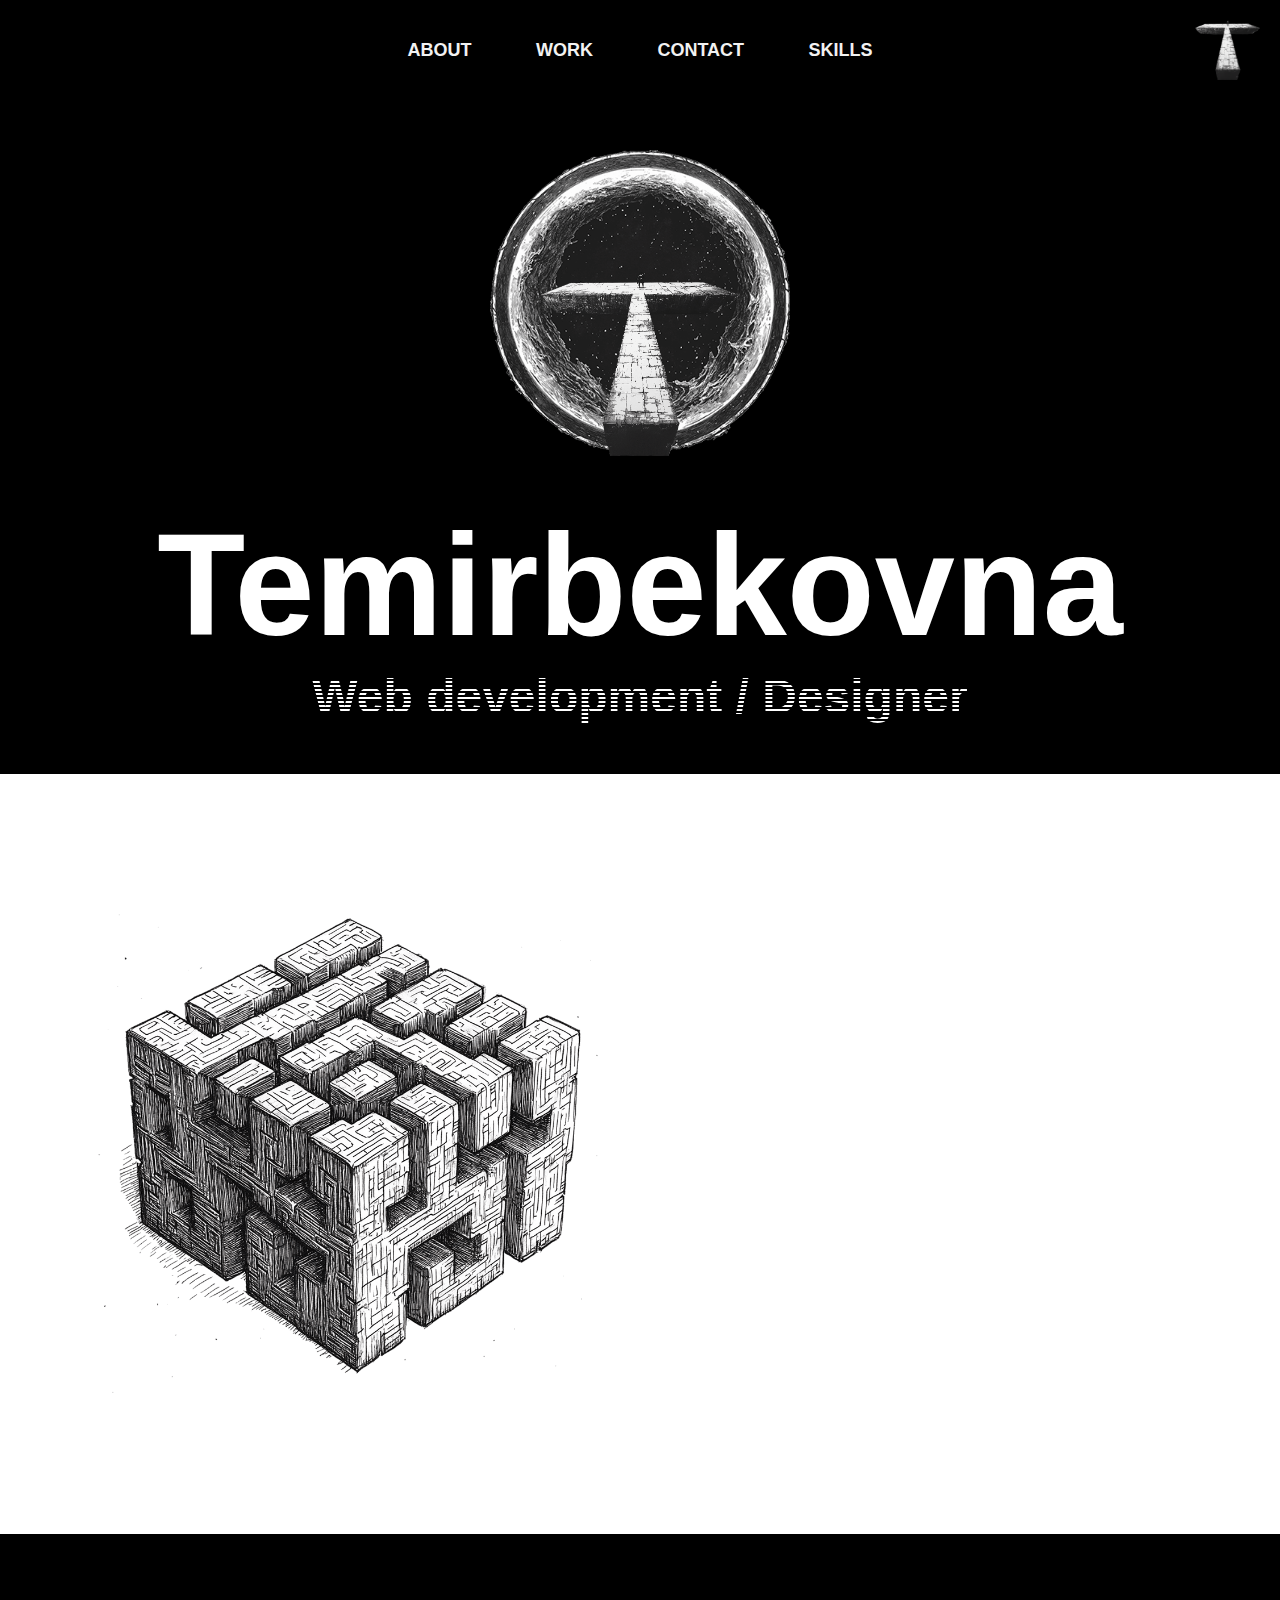
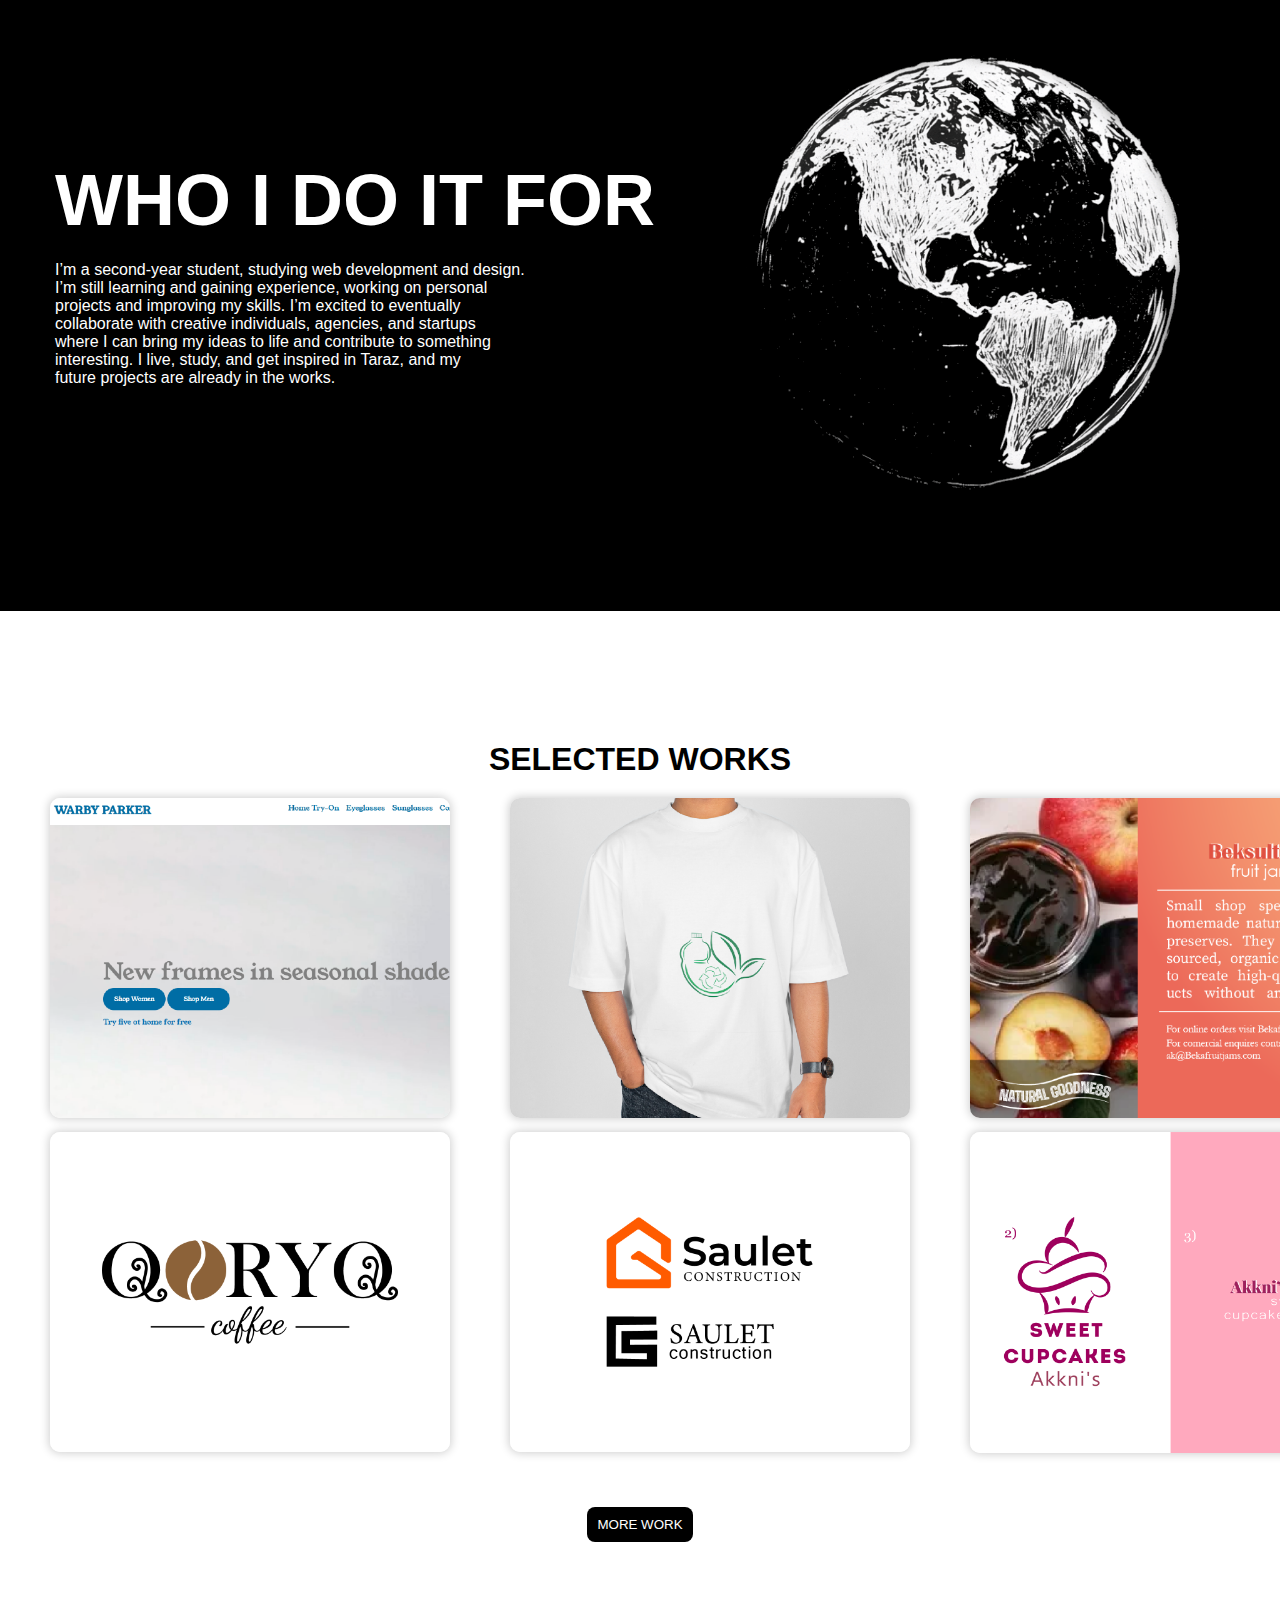
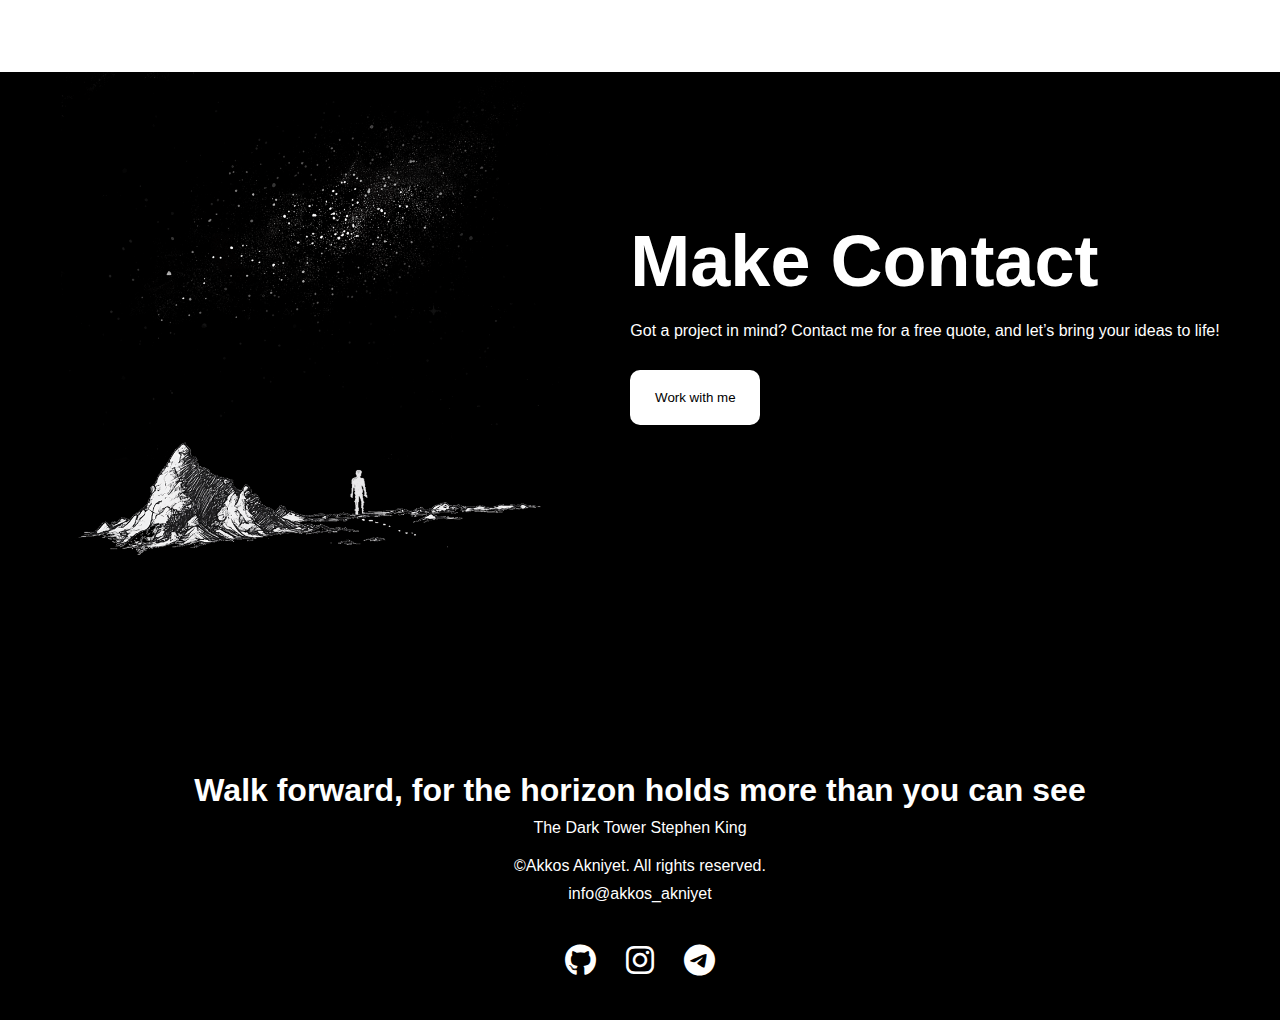
<file: index.html>
<!DOCTYPE html>
<html lang="en">

<head>
  <meta charset="UTF-8">
  <meta name="viewport" content="width=device-width, initial-scale=1.0">
  <title>Document</title>
  <link rel="stylesheet" href="style.css">
  <link rel="stylesheet" href="https://cdnjs.cloudflare.com/ajax/libs/font-awesome/6.5.0/css/all.min.css">

</head>

<body>
  <div class="header">
    
    
    <div class="menu-container">
    <div class="another">  <a href="about.html" class="menu-link">ABOUT</a>
      <a href="work.html" class="menu-link">WORK</a>
 
      <a href="contact.html" class="menu-link">CONTACT</a>
      <a href="skills.html" class="menu-link">SKILLS</a></div>

<a href="index.html">  <img src="images/hero-t-spaceman.png" alt="T Logo" class="logo-top-right" id="logo" />
</a>
  <main style="height: 50px; background: #111;"></main>

  <script>
    const logo = document.getElementById("logo");
    window.addEventListener("scroll", () => {
      if (window.scrollY > 50) {
        logo.style.opacity = "0";
        logo.style.pointerEvents = "none";
      } else {
        logo.style.opacity = "1";
        logo.style.pointerEvents = "auto";
      }
    });
  </script>   
   </div>
    
    <section>
      <div class="container">
        <img class="o" src="./images/black-hole-sun-compressed.png" alt="">
        <img class="t" src="./images/hero-t-spaceman.png" alt="">
      </div>
      <div class="inter">
        <h1>Temirbekovna</h1>
        <h1 class="striped">Web development / Designer</h1>
      </div>
    </section>
  </div>
  <main>
    <div class="cube">
      <img class="puzzle-cube" src="./images/puzzle-cube-resized.png" alt="">
      <div class="text-cube">
        <h1 class="what">WHAT I DO</h1>
        <p style="margin-bottom: 20px;">I craft modern, high-quality websites that look great and work flawlessly. <br> Whether it’s a landing page
          or a
          full
          product interface — I bring both <br> design and development together for a seamless experience. <br>

          What does “high-quality” mean to me? Three things:</p>
        <p>1.<b>Design-Driven</b> — I care deeply about layout, typography, spacing, <br> and visual balance. Every
          detail is
          intentional. <br>
          <br><br>

          2.<b>Built Right</b> — Clean HTML, CSS, and JavaScript. Responsive, <br> accessible, and fast — following best
          practices
          from
          the first line of code. <br>
          <br><br>

          3. <b>User-Focused</b> — It’s not just about looking good. I design and build <br> with the end user in mind —
          simple,
          intuitive, and easy to use.
   <br><br>
        </p>
      <a href="about.html">  <button class="read-more">READ MORE</button></a>
      </div>
    </div>

  </main>
  <div class="global">
    <div class="text-who">
      <h1 class="who">WHO I DO IT FOR</h1>
      <p>I’m a second-year student, studying web development and design. <br> I’m still learning and gaining experience,
        working on personal <br> projects and improving my skills.

        I’m excited to eventually <br> collaborate with creative individuals, agencies, and startups <br> where I can
        bring my ideas
        to life and contribute to something <br> interesting.

        I live, study, and get inspired in Taraz, and my <br> future projects are already in the works.</p>
    </div>
    <img class="puzzle-cube" src="./images/globe.png" alt="">
  </div>
  <div class="works">
    <h1>SELECTED WORKS</h1>
  
    <div class="grid">
      <div class="div-1">
        <div class="img-container">
          <img class="img-1" src="./images/project-1-01.png" alt="">
          <div class="text-overlay">Project 1</div>
        </div>
      </div>
      <div class="div-2">
        <div class="img-container">
          <img class="img-1" src="./images/project-2-01.png" alt="">
          <div class="text-overlay">Project 2</div>
        </div>
      </div>
      <div class="div-3">
        <div class="img-container">
          <img class="img-1" src="./images/project-3.1-01.png" alt="">
          <div class="text-overlay">Project 3</div>
        </div>
      </div>
      <div class="div-4">
        <div class="img-container">
          <img class="img-1" src="./images/Untitled-1-01.png" alt="">
          <div class="text-overlay">Project 4</div>
        </div>
      </div>
      <div class="div-5">
        <div class="img-container">
          <img class="img-1" src="./images/Untitled-5-01.png" alt="">
          <div class="text-overlay">Project 5</div>
        </div>
      </div>
      <div class="div-6">
        <div class="img-container">
          <img class="img-1" src="./images/1.PNG" alt="">
          <div class="text-overlay">Project 6</div>
        </div>
      </div>
    </div>
<a href="work.html">    <button class="more">MORE WORK</button></a>
  </div>
  
  <div class="kosmos">
    <img class="puzzle-cube" src="./images/make-contact-resized.png" alt="">
    <div class="text-kosmos">
      <h1 class="make">Make Contact</h1>
      <p>Got a project in mind? Contact me for a free quote, and let’s bring your ideas to life!

      </p>
      <button class="with-me" onclick="location.href='mailto:akniyetakkos@gmail.com'">Work with me</button>
    </div>
  </div>
  <footer>
    <h1>Walk forward, for the horizon holds more than you can see</h1>
    <p>
      The Dark Tower Stephen King

    </p>
    <span id="year"></span> ©Akkos Akniyet. All rights reserved.
    <p>
      info@akkos_akniyet</p>
      <div class="social-icons">
        <a href="https://github.com/akniyetakkos" target="_blank"><i class="fab fa-github"></i></a>
        <a href="https://instagram.com/akkkni" target="_blank"><i class="fab fa-instagram"></i></a>
        <a href="https://t.me/temirbekovna_a" target="_blank"><i class="fab fa-telegram"></i></a>
      </div>
      
  </footer>

  <script>
    const textCube = document.querySelector('.text-cube');
  
    const observer = new IntersectionObserver(entries => {
      entries.forEach(entry => {
        if (entry.isIntersecting) {
          textCube.classList.add('visible');
        } else {
          textCube.classList.remove('visible');
        }
      });
    }, {
      threshold: 0.2
    });
  
    observer.observe(textCube);
  </script>
</body>

</html>
</file>
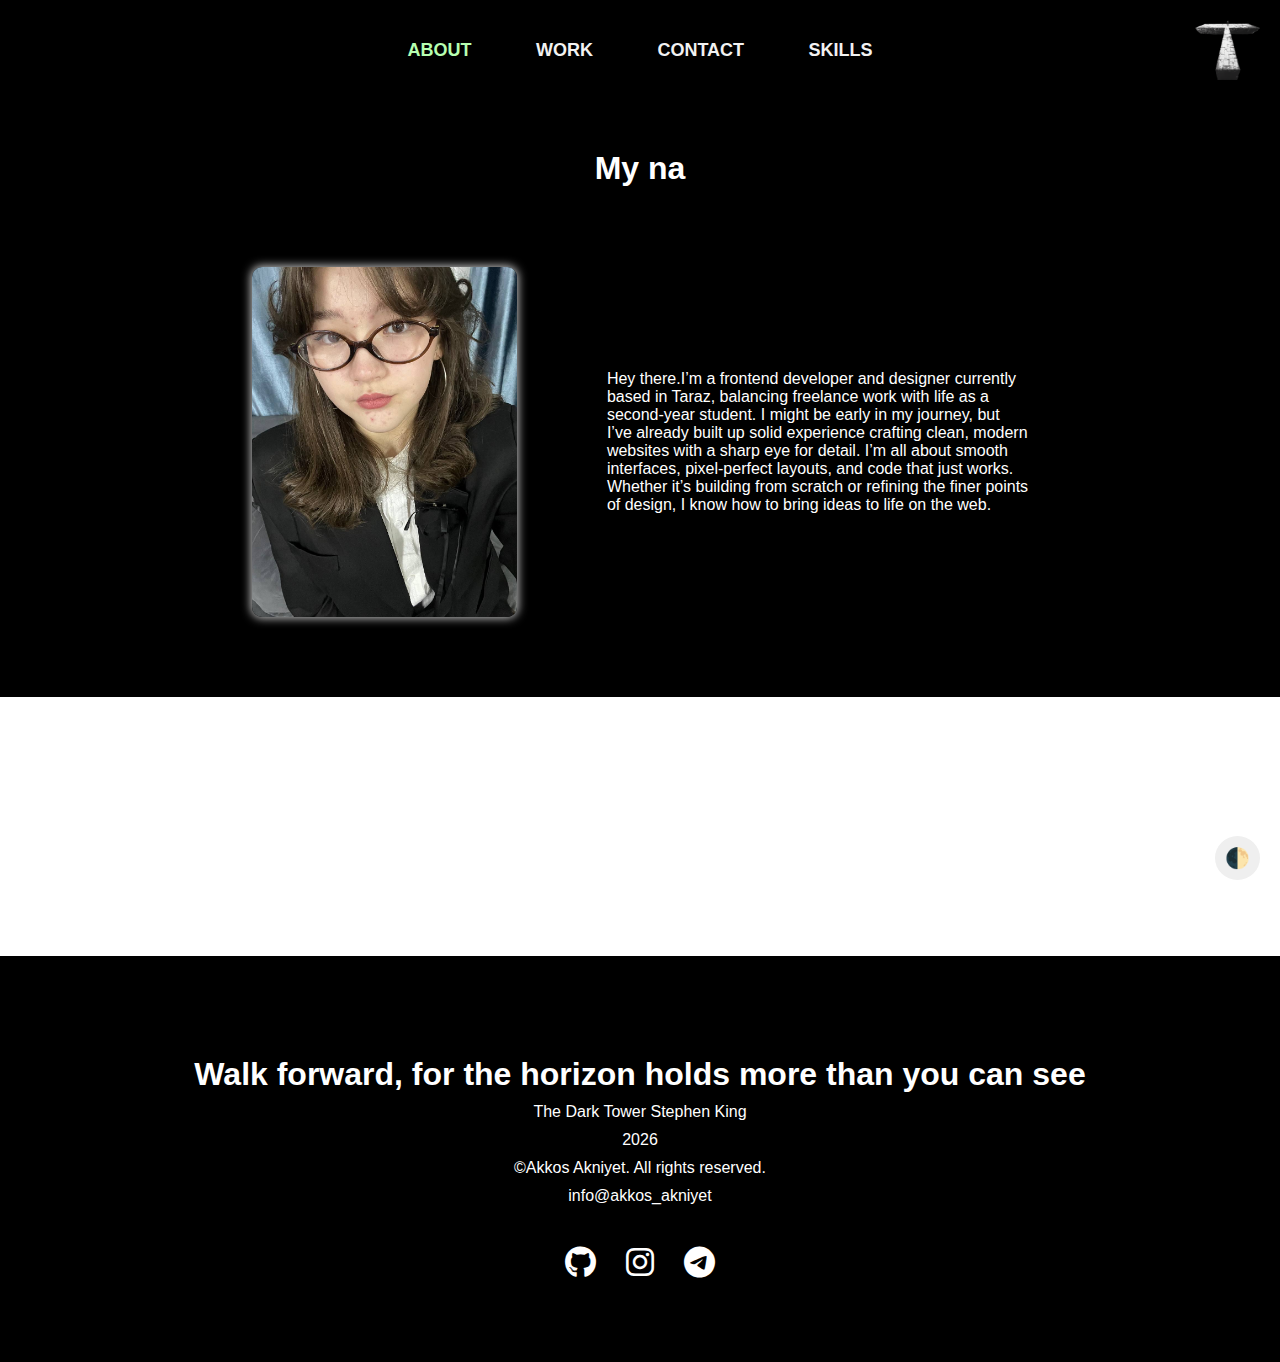
<file: about.html>
<!DOCTYPE html>
<html lang="en">

<head>
    <meta charset="UTF-8">
    <meta name="viewport" content="width=device-width, initial-scale=1.0">
    <title>Document</title>
    <link rel="stylesheet" href="about.css">
    <link rel="stylesheet" href="https://cdnjs.cloudflare.com/ajax/libs/font-awesome/6.5.0/css/all.min.css">

</head>

<body>
    <header>
        <div class="header">
    
            <div class="menu-container">
            <div class="another">  <a href="about.html" class="menu-link" style="color: #b6ffb0;">ABOUT</a>
              <a href="work.html" class="menu-link">WORK</a>
         
              <a href="contact.html" class="menu-link">CONTACT</a>
              <a href="skills.html" class="menu-link">SKILLS</a></div>
        
<a href="index.html"><img src="images/hero-t-spaceman.png" alt="T Logo" class="logo-top-right" id="logo" />
</a>        
          <main style="height: 50px; background: #111;"></main>
        
          <script>
            const logo = document.getElementById("logo");
            window.addEventListener("scroll", () => {
              if (window.scrollY > 50) {
                logo.style.opacity = "0";
                logo.style.pointerEvents = "none";
              } else {
                logo.style.opacity = "1";
                logo.style.pointerEvents = "auto";
              }
            });
          </script>   
           </div>
        <h1>My name is Akniyet</h1>
        <div class="about-me">
            <img class="my-photo" src="./images/photo_2025-02-18_01-35-09.jpg" alt="">
            <p>Hey there.I’m a frontend developer and designer currently <br> based in Taraz, balancing freelance work
                with life as a <br> second-year student. I might be early in my journey, but <br> I’ve already built up
                solid experience crafting clean, modern <br> websites with a sharp eye for detail. I’m all about smooth
                <br> interfaces, pixel-perfect layouts, and code that just works. <br> Whether it’s building from
                scratch or refining the finer points <br> of design, I know how to bring ideas to life on the web.</p>
        </div>
    </header>
    <main>
        <h1>
            FACTS
        </h1>
       <div class="skills">
       <div class="first-part">
        <ul class="facts-list">
            <li>16 years old</li>
            <li>I'am a second-year JIHC student</li>
            <li>I live in the city of Taraz</li>
            <li>I try to do aesthetic work</li>
        </ul>
       </div>
          <div class="second-part">
            <ul class="facts-list">
                <li>I run a YouTube channel </li>
                <li>Received a red certificate</li>
                <li>I am from group 2F3</li>
                <li>I love walking in the rain</li>
               </ul>
          </div>
          <div class="third-part">
            <ul class="facts-list">
                <li>I know Kazakh language</li>
                <li>I know Russian language</li>
                <li>I know English language</li>
                <li>I know Turkish language</li>
               </ul>
          </div>
       </div>
    </main>
    <footer>
        <h1>Walk forward, for the horizon holds more than you can see</h1>
        <p>
          The Dark Tower Stephen King
    
        </p>
        <span id="year"></span> ©Akkos Akniyet. All rights reserved.
        <p>
          info@akkos_akniyet</p>
          <div class="social-icons">
            <a href="https://github.com/akniyetakkos" target="_blank"><i class="fab fa-github"></i></a>
            <a href="https://instagram.com/akkkni" target="_blank"><i class="fab fa-instagram"></i></a>
            <a href="https://t.me/temirbekovna_a" target="_blank"><i class="fab fa-telegram"></i></a>
          </div>
      </footer>
      <script>
        const aboutTitle = document.querySelector("header h1");
        const text = "My name is Akniyet";
        let index = 0;
      
        function typeEffect() {
          if (index < text.length) {
            aboutTitle.textContent += text.charAt(index);
            index++;
            setTimeout(typeEffect, 150); 
          }
        }
      
        aboutTitle.textContent = "";
        typeEffect();
      
      
        const yearSpan = document.getElementById("year");
        const currentYear = new Date().getFullYear();
        yearSpan.textContent = currentYear;
      
      
        const factLists = document.querySelectorAll(".facts-list");
      
        const revealOnScroll = () => {
          factLists.forEach(list => {
            const rect = list.getBoundingClientRect();
            if (rect.top < window.innerHeight - 100) {
              list.style.opacity = 1;
              list.style.transform = "translateY(0)";
            }
          });
        };
      
        factLists.forEach(list => {
          list.style.opacity = 0;
          list.style.transform = "translateY(50px)";
          list.style.transition = "all 0.6s ease";
        });
      
        window.addEventListener("scroll", revealOnScroll);
        revealOnScroll();
      
      
        document.querySelectorAll('a[href^="#"]').forEach(anchor => {
          anchor.addEventListener("click", function (e) {
            e.preventDefault();
            const target = document.querySelector(this.getAttribute("href"));
            if (target) {
              target.scrollIntoView({ behavior: "smooth" });
            }
          });
        });
      
      
        const toggleButton = document.createElement("button");
        toggleButton.textContent = "🌓";
        toggleButton.style.position = "fixed";
        toggleButton.style.bottom = "20px";
        toggleButton.style.right = "20px";
        toggleButton.style.padding = "10px";
        toggleButton.style.borderRadius = "50%";
        toggleButton.style.border = "none";
        toggleButton.style.cursor = "pointer";
        toggleButton.style.fontSize = "20px";
        toggleButton.title = "Toggle Light/Dark Mode";
      
        document.body.appendChild(toggleButton);
      
        let darkMode = true;
      
        toggleButton.addEventListener("click", () => {
          darkMode = !darkMode;
          document.body.style.backgroundColor = darkMode ? "black" : "#f4f4f4";
          document.body.style.color = darkMode ? "white" : "#111";
          document.querySelectorAll(".menu-link").forEach(link => {
            link.style.color = darkMode ? "#f2f2f2" : "#111";
          });
        });
      </script>
</body>

</html>
</file>
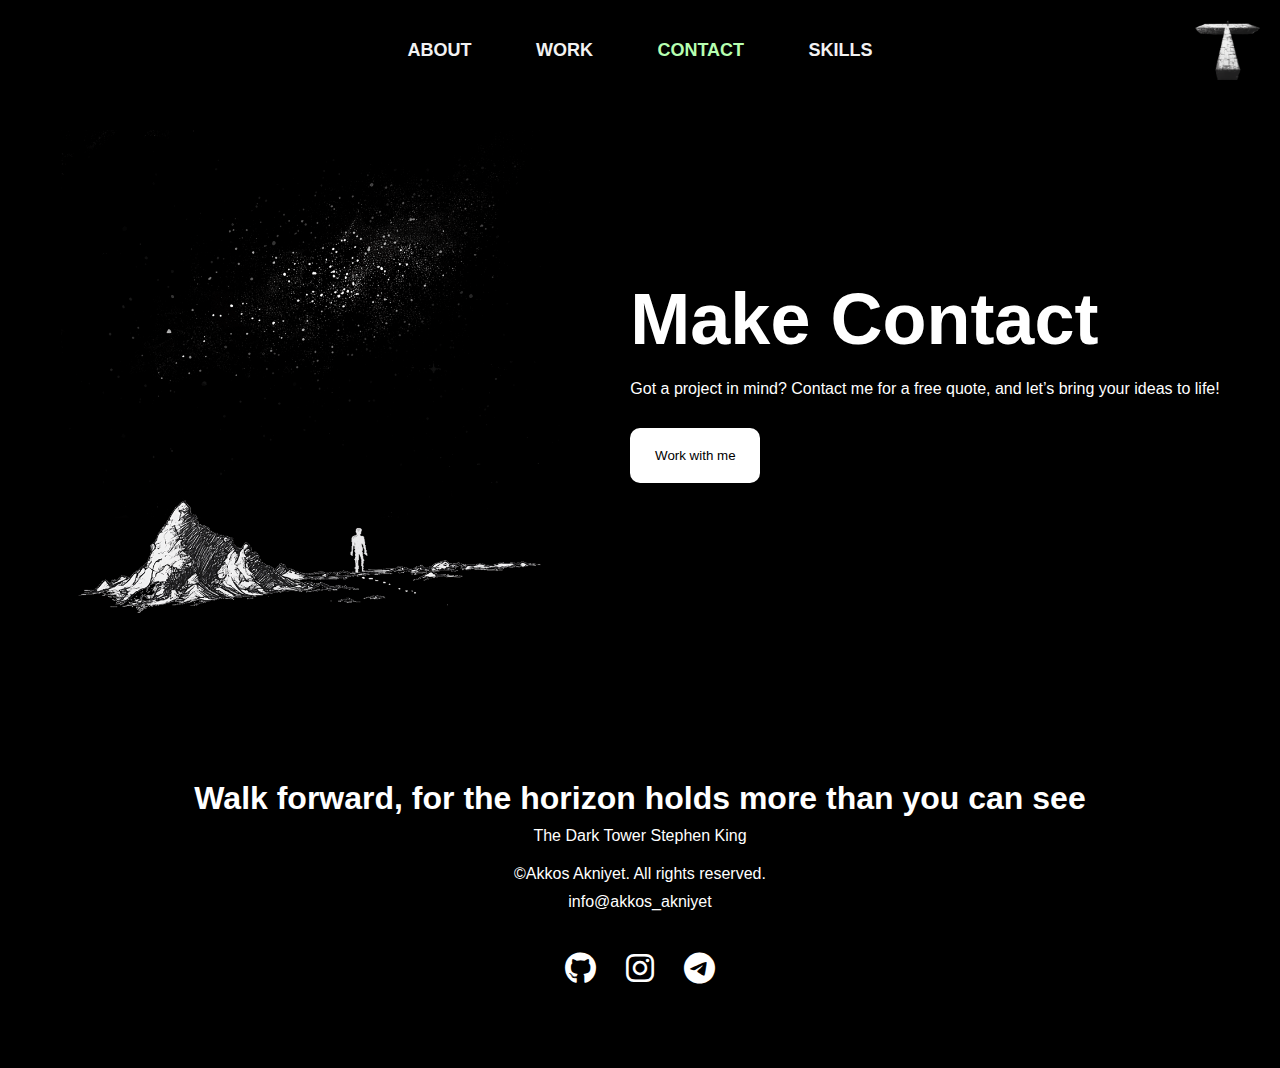
<file: contact.html>
<!DOCTYPE html>
<html lang="en">
<head>
    <meta charset="UTF-8">
    <meta name="viewport" content="width=device-width, initial-scale=1.0">
    <title>Document</title>
    <link rel="stylesheet" href="contact.css">
    <link rel="stylesheet" href="https://cdnjs.cloudflare.com/ajax/libs/font-awesome/6.5.0/css/all.min.css">

</head>
<body>
  <div class="header">
    
    <div class="menu-container">
    <div class="another">  <a href="about.html" class="menu-link">ABOUT</a>
      <a href="work.html" class="menu-link">WORK</a>
 
      <a href="contact.html" class="menu-link" style="color: #b6ffb0;">CONTACT</a>
      <a href="skills.html" class="menu-link">SKILLS</a></div>

<a href="index.html">  <img src="images/hero-t-spaceman.png" alt="T Logo" class="logo-top-right" id="logo" />
</a>
  <main style="height: 50px; background: #111;"></main>

  <script>
    const logo = document.getElementById("logo");
    window.addEventListener("scroll", () => {
      if (window.scrollY > 50) {
        logo.style.opacity = "0";
        logo.style.pointerEvents = "none";
      } else {
        logo.style.opacity = "1";
        logo.style.pointerEvents = "auto";
      }
    });
  </script>   
   </div>
      <div class="kosmos">
        <img class="puzzle-cube" src="./images/make-contact-resized.png" alt="">
        <div class="text-kosmos">
          <h1 class="make">Make Contact</h1>
          <p>Got a project in mind? Contact me for a free quote, and let’s bring your ideas to life!
    
          </p>
          <button class="with-me" onclick="location.href='mailto:akniyetakkos@gmail.com'">Work with me</button>

        </div>
      </div>
      <footer>
        <h1>Walk forward, for the horizon holds more than you can see</h1>
        <p>
          The Dark Tower Stephen King
    
        </p>
        <span id="year"></span> ©Akkos Akniyet. All rights reserved.
        <p>
          info@akkos_akniyet</p>
          <div class="social-icons">
            <a href="https://github.com/akniyetakkos" target="_blank"><i class="fab fa-github"></i></a>
            <a href="https://instagram.com/akkkni" target="_blank"><i class="fab fa-instagram"></i></a>
            <a href="https://t.me/temirbekovna_a" target="_blank"><i class="fab fa-telegram"></i></a>
          </div>
      </footer>
</body>
</html>
</file>
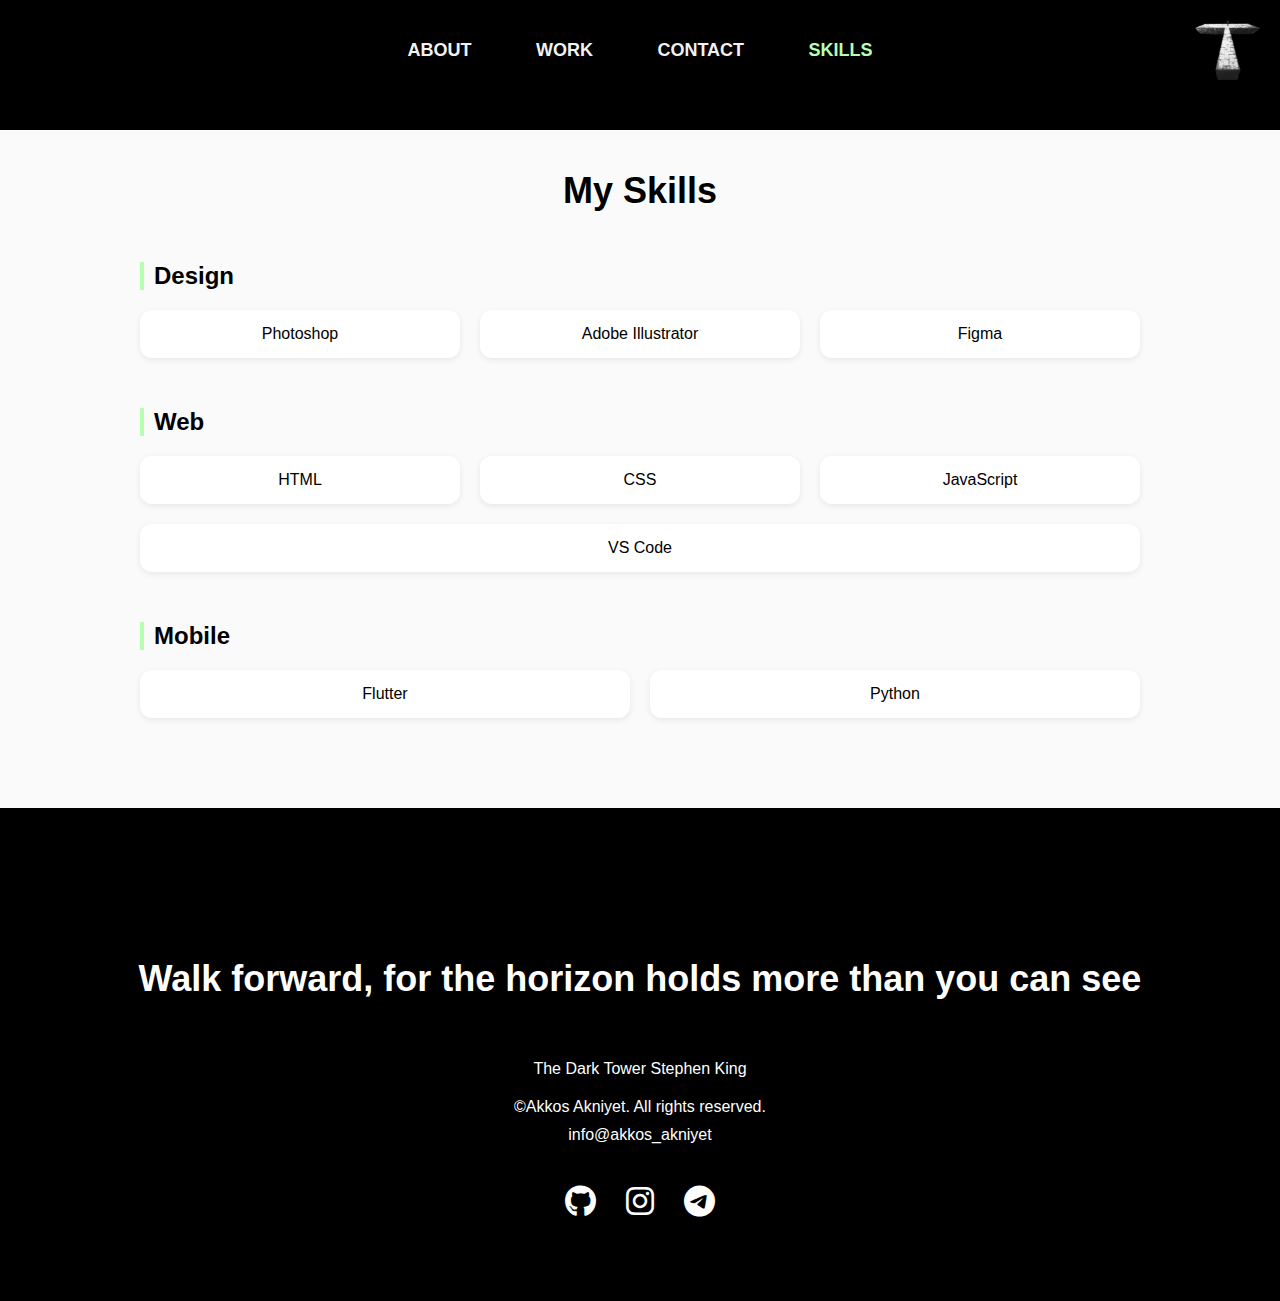
<file: skills.html>
<!DOCTYPE html>
<html lang="en">
<head>
    <meta charset="UTF-8">
    <meta name="viewport" content="width=device-width, initial-scale=1.0">
    <title>Document</title>
    <link rel="stylesheet" href="skills.css">
    <link rel="stylesheet" href="https://cdnjs.cloudflare.com/ajax/libs/font-awesome/6.5.0/css/all.min.css">

</head>
<body>
  <div class="header">
    
    <div class="menu-container">
    <div class="another">  <a href="about.html" class="menu-link">ABOUT</a>
      <a href="work.html" class="menu-link">WORK</a>
 
      <a href="contact.html" class="menu-link">CONTACT</a>
      <a href="skills.html" class="menu-link" style="color: #b6ffb0;">SKILLS</a></div>

<a href="index.html">  <img src="images/hero-t-spaceman.png" alt="T Logo" class="logo-top-right" id="logo" />
</a>
  <main style="height: 50px; background: #111;"></main>

  <script>
    const logo = document.getElementById("logo");
    window.addEventListener("scroll", () => {
      if (window.scrollY > 50) {
        logo.style.opacity = "0";
        logo.style.pointerEvents = "none";
      } else {
        logo.style.opacity = "1";
        logo.style.pointerEvents = "auto";
      }
    });
  </script>   
   </div>
       
        <div class="wrapper">
            <h1>My Skills</h1>
        
            <div class="category">
              <h2>Design</h2>
              <div class="skills">
                <div class="skill">Photoshop</div>
                <div class="skill">Adobe Illustrator</div>
                <div class="skill">Figma</div>
              </div>
            </div>
        
            <div class="category">
              <h2>Web</h2>
              <div class="skills">
                <div class="skill">HTML</div>
                <div class="skill">CSS</div>
                <div class="skill">JavaScript</div>
                <div class="skill">VS Code</div>
              </div>
            </div>
        
            <div class="category">
              <h2>Mobile</h2>
              <div class="skills">
                <div class="skill">Flutter</div>
                <div class="skill">Python</div>
              </div>
            </div>
          </div>
          <footer>
            <h1>Walk forward, for the horizon holds more than you can see</h1>
            <p>
              The Dark Tower Stephen King
        
            </p>
            <span id="year"></span> ©Akkos Akniyet. All rights reserved.
            <p>
              info@akkos_akniyet</p>
              <div class="social-icons">
                <a href="https://github.com/akniyetakkos" target="_blank"><i class="fab fa-github"></i></a>
                <a href="https://instagram.com/akkkni" target="_blank"><i class="fab fa-instagram"></i></a>
                <a href="https://t.me/temirbekovna_a" target="_blank"><i class="fab fa-telegram"></i></a>
              </div>
          </footer>
        
</body>
</html>
</file>
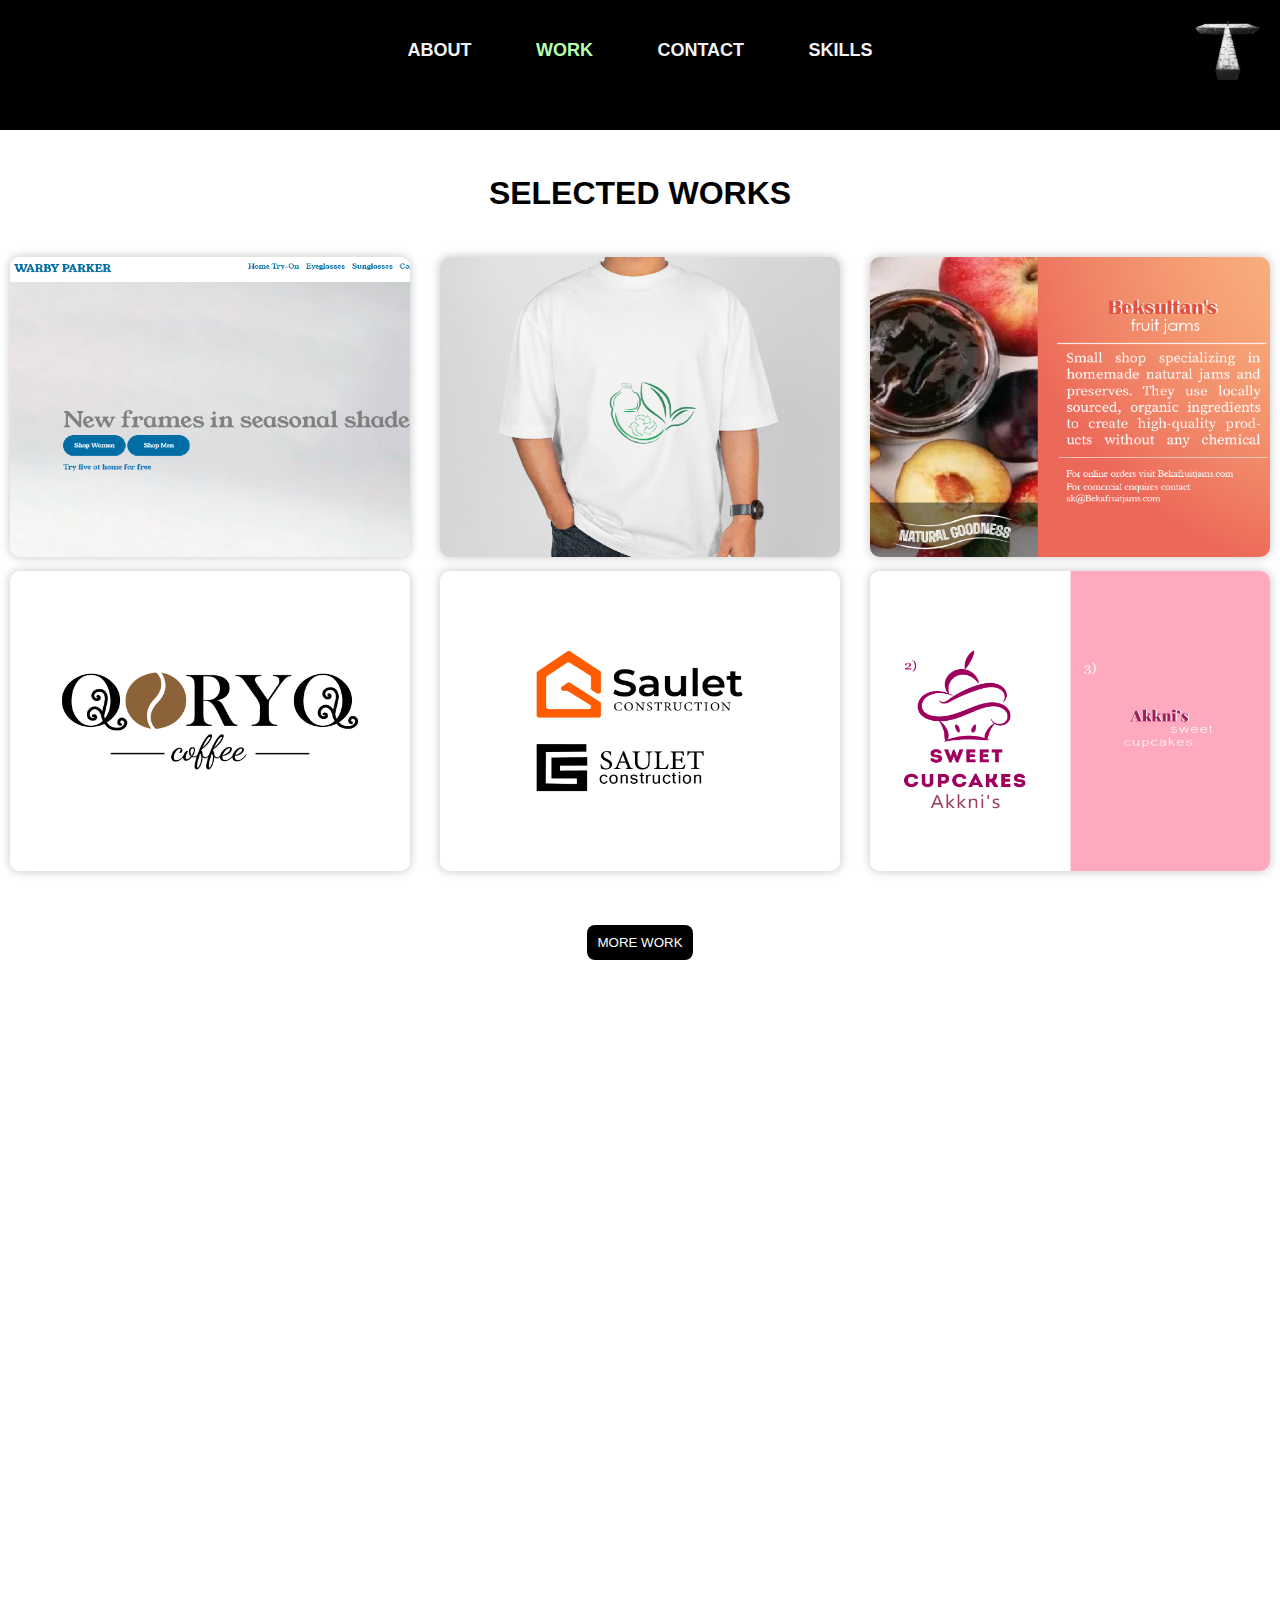
<file: work.html>
<!DOCTYPE html>
<html lang="en">
<head>
    <meta charset="UTF-8">
    <meta name="viewport" content="width=device-width, initial-scale=1.0">
    <title>Document</title>
    <link rel="stylesheet" href="work.css">
    <link rel="stylesheet" href="https://cdnjs.cloudflare.com/ajax/libs/font-awesome/6.5.0/css/all.min.css">

</head>
<body>
  <div class="header">
    
    <div class="menu-container">
    <div class="another">  <a href="about.html" class="menu-link">ABOUT</a>
      <a href="work.html" class="menu-link" style="color: #b6ffb0;">WORK</a>
 
      <a href="contact.html" class="menu-link">CONTACT</a>
      <a href="skills.html" class="menu-link">SKILLS</a></div>

<a href="index.html">  <img src="images/hero-t-spaceman.png" alt="T Logo" class="logo-top-right" id="logo" />
</a>
  <main style="height: 50px; background: #111;"></main>

  <script>
    const logo = document.getElementById("logo");
    window.addEventListener("scroll", () => {
      if (window.scrollY > 50) {
        logo.style.opacity = "0";
        logo.style.pointerEvents = "none";
      } else {
        logo.style.opacity = "1";
        logo.style.pointerEvents = "auto";
      }
    });
  </script>   
   </div>
  </div>
    <div class="works">
        <h1>SELECTED WORKS</h1>
    
        <div class="grid">
          <div class="div-1"><img class="img-1" src="./images/project-1-01.png" alt=""></div>
          <div class="div-2"><img class="img-1" src="./images/project-2-01.png" alt=""></div>
          <div class="div-3"><img class="img-1" src="./images/project-3.1-01.png" alt=""></div>
          <div class="div-4"><img class="img-1" src="./images/Untitled-1-01.png" alt=""></div>
          <div class="div-5"><img class="img-1" src="./images/Untitled-5-01.png" alt=""></div>
          <div class="div-6"><img class="img-1" src="./images/1.PNG" alt=""></div>
        </div>
<a href="./work.html">   <button class="more">MORE WORK</button></a>
      </div>
      <div class="grid-2">
        <div class="first-d"><img class="img-1" src="./images/akni2.jpg" alt=""></div>
        <div class="second-d"><img class="img-1" src="./images/5370811352328825444 (1).jpg" alt=""></div>
        <div class="thrrid-d"><img class="img-1" src="./images/qoryq.png" alt=""></div>
      </div>
      <footer>
        <h1>Walk forward, for the horizon holds more than you can see</h1>
        <p>
          The Dark Tower Stephen King
    
        </p>
        <span id="year"></span> ©Akkos Akniyet. All rights reserved.
        <p>
          info@akkos_akniyet</p>
          <div class="social-icons">
            <a href="https://github.com/akniyetakkos" target="_blank"><i class="fab fa-github"></i></a>
            <a href="https://instagram.com/akkkni" target="_blank"><i class="fab fa-instagram"></i></a>
            <a href="https://t.me/temirbekovna_a" target="_blank"><i class="fab fa-telegram"></i></a>
          </div>
      </footer>
      <script>
        // Smooth scroll for internal links
        document.querySelectorAll('a[href^="#"]').forEach(anchor => {
          anchor.addEventListener("click", function (e) {
            e.preventDefault();
            const target = document.querySelector(this.getAttribute("href"));
            if (target) {
              target.scrollIntoView({ behavior: "smooth" });
            }
          });
        });
        
        // Fade-in effect on scroll
        const fadeElements = document.querySelectorAll('.img-1, .works, .grid-2, footer, h1, p');
        
        const appearOnScroll = new IntersectionObserver((entries, observer) => {
          entries.forEach(entry => {
            if (entry.isIntersecting) {
              entry.target.style.opacity = 1;
              entry.target.style.transform = "translateY(0)";
              observer.unobserve(entry.target);
            }
          });
        }, {
          threshold: 0.2
        });
        
        fadeElements.forEach(el => {
          el.style.opacity = 0;
          el.style.transform = "translateY(30px)";
          el.style.transition = "opacity 0.8s ease, transform 0.8s ease";
          appearOnScroll.observe(el);
        });
        
        // Animate "MORE WORK" button on hover
        const moreBtn = document.querySelector(".more");
        if (moreBtn) {
          moreBtn.addEventListener("mouseenter", () => {
            moreBtn.style.boxShadow = "0 0 15px #b6ffb0";
            moreBtn.style.transform = "scale(1.05)";
            moreBtn.style.transition = "all 0.3s ease";
          });
          moreBtn.addEventListener("mouseleave", () => {
            moreBtn.style.boxShadow = "none";
            moreBtn.style.transform = "scale(1)";
          });
        }
        
        // Dynamic copyright year
        document.getElementById("year").textContent = new Date().getFullYear();
        </script>
</body>
</html>
</file>
<file: style.css>
* {
    margin: 0;
    padding: 0;
    font-family: sans-serif;
  }
  
  
  .navbar {
    display: flex;
    justify-content: space-between;
    align-items: center;
    background: #1f1f1f;
    padding: 10px 40px;
  }
  
  .nav-links {
    display: flex;
    gap: 30px;
  }
  
  .nav-links a {
    color: white;
    text-decoration: none;
    font-weight: 700;
    font-size: 18px;
    font-family: 'Montserrat', sans-serif;
  }
  body {
    margin: 0;
    background: #ffffff;
  }
  
  .navbar {
    padding: 20px;
    text-align: center;
  }
  
  .nav-links a {
    color: white;
    margin: 0 20px;
    font-size: 18px;
    font-weight: bold;
    text-decoration: none;
    font-family: Arial, sans-serif;
  }
  
  .logo-top-right {
    position: fixed;
    top: 20px;
    right: 20px;
    height: 60px;
    transition: opacity 0.3s ease;
    z-index: 1000;
  }
  .menu-container {
    display: flex;
    justify-content: center;
    padding: 40px;
  
  }
  
  .menu-link {
    position: relative;
    color: #f2f2f2;
    font-weight: bold;
    font-size: 18px;
    text-decoration: none;
    margin: 0 30px;
    transition: all 0.3s ease;
  }
  
  .menu-link:hover {
    color: #b6ffb0;
    text-shadow: 0 0 5px #b6ffb0, 0 0 10px #b6ffb0, 0 0 20px #b6ffb0;
  }
  
  .menu-link::after {
    content: "";
    position: absolute;
    bottom: -5px;
    left: 0;
    width: 100%;
    height: 3px;
    background-color: #b6ffb0;
    box-shadow: 0 0 5px #b6ffb0, 0 0 10px #b6ffb0;
    opacity: 0;
    transition: opacity 0.3s ease;
  }
  
  .menu-link:hover::after {
    opacity: 1;
  }
  
  .container {
    position: relative;
    width: 300px;
    height: auto;
    margin: 0 auto;
    margin-top: 20px;
  }
  
  .o {
    width: 100%;
    display: block;
  }
  
  .t {
    position: absolute;
    top: 120px;
    left: 50%;
    transform: translateX(-50%);
    width: 200px;
    z-index: 1;
  }
  
  .inter {
    margin-top: 50px;
    font-size: 72px;
    color: white;
    display: flex;
    flex-direction: column;
    justify-content: center;
    text-align: center;
  
  }
  
  .striped {
    font-size: 48px;
    font-weight: bold;
    color: white;
    background-image: repeating-linear-gradient(to bottom,
        white 0,
        white 2px,
        transparent 2px,
        transparent 4px);
    -webkit-background-clip: text;
    -webkit-text-fill-color: transparent;
    background-clip: text;
    margin-bottom: 50px;
  }
  
  .header {
    background-color: black;
  }
  
  .puzzle-cube {
    width: 500px;
  }
  
  .cube {
    display: flex;
    justify-content: center;
    gap: 70px;
    margin-top: 130px;
  }
  
  .what {
    font-size: 72px;
    margin-bottom: 20px;
  }
  
  .read-more {
    margin-top: 20px;
    padding: 15px;
    background-color: black;
    color: white;
    border: none;
    border-radius: 8px;
  }
  
  .read-more button:hover {
    background-color: white;
    color: black;
    transition: background-color 0.3s, color 0.3s;
  }
  
  .global {
    margin-top: 130px;
    display: flex;
    justify-content: center;
    background-color: black;
    color: white;
    gap: 70px;
    padding-bottom: 100px;
    padding-top: 100px
  }
  
  .who {
    font-size: 72px;
    margin-bottom: 20px;
  }
  
  .works {
    text-align: center;
    margin-top: 130px;
  }
  
  .grid {
    display: grid;
    grid-template-columns: repeat(3, 1fr);
    grid-gap: 10px;
    margin-top: 20px;
  }
  
  .div-1, .div-2, .div-3, .div-4, .div-5, .div-6 {
    position: relative; 
  }
  
  .img-container {
    position: relative;
    width: 400px;
    margin-left: 50px;
  }
  
  .img-1 {
    width: 100%;
    height: 100%;
    box-shadow: 0px 0px 10px 1px rgb(206, 206, 206);
    border-radius: 10px;
    border: none;
    transition: opacity 0.3s ease; 
  }
  
  .text-overlay {
    position: absolute;
    top: 50%;
    left: 50%;
    transform: translate(-50%, -50%);
    color: rgb(0, 0, 0);
    font-size: 24px;
    font-weight: bold;
    opacity: 0; 
    pointer-events: none; 
    transition: opacity 0.3s ease; 
  }
  
  .img-container:hover .text-overlay {
    opacity: 1; 
  }
  
  .img-container:hover .img-1 {
    opacity: 0.3; 
  }
  
  .more {
    padding: 10px;
    border: none;
    border-radius: 8px;
    margin-top: 50px;
    background-color: black;
    color: white;
  }
  
  
  .with-me {
    background-color: white;
    color: black;
    padding: 20px;
    border: none;
    border-radius: 15x;
  }
  
  .text-who {
    display: flex;
    flex-direction: column;
    justify-content: center;
  }
  
  .make {
    font-size: 72px;
    margin-bottom: 20px;
  }
  
  .kosmos {
    margin-top: 130px;
    display: flex;
    justify-content: center;
    background-color: black;
    color: white;
    gap: 70px;
  }
  
  .text-kosmos {
    display: flex;
    flex-direction: column;
    justify-content: center;
  }
  
  .with-me {
    margin-top: 30px;
    width: 130px;
    border: none;
    border-radius: 10px;
  }
  
  footer {
    background-color: black;
    color: white;
    padding-top: 200px;
    display: flex;
    flex-direction: column;
    align-items: center;
    gap: 10px;
    padding-bottom: 40px;
  }
  .social-icons {
    margin-top: 30px;
    display: flex;
    justify-content: center;
    gap: 30px;
  }
  
  .social-icons a {
    color: rgb(255, 255, 255);
    font-size: 32px;
    transition: color 0.3s ease, transform 0.3s ease;
  }
  
  .social-icons a:hover {
    color: #a6a6a6; 
    transform: scale(1.2);
  }
  
  
  .text-cube h1,
  .text-cube p,
  .text-cube .read-more {
    opacity: 0;
    transform: translateY(50px);
    transition: all 1s ease;
  }
  
  .text-cube.visible h1,
  .text-cube.visible p,
  .text-cube.visible .read-more {
    opacity: 1;
    transform: translateY(0);
  }
  
  @media (max-width: 768px) {
    .menu-container {
      padding: 20px;
  }
  
  .menu-link {
      margin: 0 10px;
      font-size: 16px;
  }
  
  .logo-top-right {
      top: 10px;
      right: 10px;
      height: 50px;
  }
  
    .container {
      width: 90%;
      margin-top: 10px;
    }
  
    .t {
      width: 250px;
      top: 130px;
    }
  
    .inter {
      font-size: 36px;
      margin-top: 30px;
    }
  
    .striped {
      font-size: 24px;
    }
  
    .cube {
      flex-direction: column;
      align-items: center;
      gap: 40px;
      margin-top: 80px;
    }
  
    .puzzle-cube {
      width: 90%;
    }
  
    .text-cube {
      padding: 0 20px;
      text-align: center;
    }
  
    .what {
      font-size: 36px;
    }
  
    .read-more {
      width: 100%;
      font-size: 16px;
    }
  
    .global {
      flex-direction: column;
      align-items: center;
      text-align: center;
      padding: 50px 20px;
    }
  
    .who {
      font-size: 36px;
    }
  
    .text-who {
      padding: 0 20px;
    }
  
    .works {
      margin-top: 80px;
    }
  
    .grid {
      grid-template-columns: 1fr;
      grid-gap: 20px;
    }
  
    .img-container {
      width: 90%;
      margin: 0 auto;
    }
  
    .text-overlay {
      font-size: 20px;
    }
  
    .more {
      width: 100%;
      font-size: 16px;
    }
  
    .kosmos {
      flex-direction: column;
      align-items: center;
      text-align: center;
      padding: 50px 20px;
    }
  
    .make {
      font-size: 36px;
    }
  
    .text-kosmos {
      padding: 0 20px;
    }
  
    .with-me {
      width: 100%;
      font-size: 16px;
    }
  
    footer {
      padding-top: 100px;
      text-align: center;
    }
  
    .social-icons {
      gap: 20px;
      flex-wrap: wrap;
    }
  
    .social-icons a {
      font-size: 28px;
    }
    footer h1 {
      font-size: 18px;
  }
  }
  @media screen and (max-width: 480px) {
    .menu-link {
        font-size: 14px;
        margin: 0 5px;
    }
  
    .logo-top-right {
        height: 40px;
    }
  }
</file>
<file: about.css>
* {
    margin: 0;
    padding: 0;
    font-family: sans-serif;
}

.menu-container {
    display: flex;
    justify-content: center;
    padding: 40px;
}

.menu-link {
    position: relative;
    color: #f2f2f2;
    font-weight: bold;
    font-size: 18px;
    text-decoration: none;
    margin: 0 30px;
    transition: all 0.3s ease;
}

.menu-link:hover {
    color: #b6ffb0;
    text-shadow: 0 0 5px #b6ffb0, 0 0 10px #b6ffb0, 0 0 20px #b6ffb0;
}

.menu-link::after {
    content: "";
    position: absolute;
    bottom: -5px;
    left: 0;
    width: 100%;
    height: 3px;
    background-color: #b6ffb0;
    box-shadow: 0 0 5px #b6ffb0, 0 0 10px #b6ffb0;
    opacity: 0;
    transition: opacity 0.3s ease;
}

.menu-link:hover::after {
    opacity: 1;
}
navbar {
    padding: 20px;
    text-align: center;
  }
  
  .nav-links a {
    color: white;
    margin: 0 20px;
    font-size: 18px;
    font-weight: bold;
    text-decoration: none;
    font-family: Arial, sans-serif;
  }
  
  .logo-top-right {
    position: fixed;
    top: 20px;
    right: 20px;
    height: 60px;
    transition: opacity 0.3s ease;
    z-index: 1000;
  }

.my-photo {
    width: 265px;
    height: 350px;
    box-shadow: 0px 0px 10px 1px rgb(206, 206, 206);
    border-radius: 10px;
    border: none;
}

.about-me {
    margin-top: 80px;
    display: flex;
    justify-content: center;
    align-items: center;
    gap: 90px;
    color: white;
    padding-bottom: 80px;
}

h1 {
    margin-top: 20px;
    color: white;
    display: flex;
    justify-content: center;
    text-align: center; 
}
header{
    background-color: black;
}
.skills{
    display: flex;
    justify-content: space-around;
    align-items: center;
    margin-top: 50px;
    padding-bottom: 80px;
}
footer {
    background-color: black;
    color: white;
    padding-top: 80px;
    display: flex;
    flex-direction: column;
    align-items: center;
    gap: 10px;
    padding-bottom: 80px;
  }
  .social-icons {
    margin-top: 30px;
    display: flex;
    justify-content: center;
    gap: 30px;
  }
  
  .social-icons a {
    color: rgb(255, 255, 255);
    font-size: 32px;
    transition: color 0.3s ease, transform 0.3s ease;
  }
  
  .social-icons a:hover {
    color: #a6a6a6; 
    transform: scale(1.2);
  }
   @media (max-width: 768px) {
    .menu-container {
      padding: 20px;
  }

  .menu-link {
      margin: 0 10px;
      font-size: 16px;
  }

  .logo-top-right {
      top: 10px;
      right: 10px;
      height: 50px;
  }


  .about-me {
      flex-direction: column;
      text-align: center;
      padding: 0 20px;
  }

  .skills {
      flex-direction: column;
      text-align: center;
      margin-top: 30px;
  }

  .social-icons {
      gap: 20px;
  }

  .my-photo {
      width: 200px;
      height: 250px;
  }

  h1 {
      font-size: 28px; 
      line-height: 1.5;  
      padding: 0 20px;
  }

  footer h1 {
      font-size: 20px;
  }

  .skills li {
      font-size: 16px; 
      margin-bottom: 10px;
  }

  .about-me p {
      font-size: 16px;
      line-height: 1.6;
      padding: 20px 20px;
  }
  .facts-list {
    font-size: 16px;
    padding-left: 20px;
}
}
@media screen and (max-width: 480px) {
  .menu-link {
      font-size: 14px;
      margin: 0 5px;
  }

  .logo-top-right {
      height: 40px;
  }

.my-photo{
  width: 265px;
    height: 350px;
}
}
</file>
<file: contact.css>
*{
    margin: 0;
    padding: 0;
    font-family: sans-serif;
}


.menu-container {
    display: flex;
    justify-content: center;
    padding: 40px;
    background-color: black;
  }
  
  .menu-link {
    position: relative;
    color: #f2f2f2;
    font-weight: bold;
    font-size: 18px;
    text-decoration: none;
    margin: 0 30px;
    transition: all 0.3s ease;
  }
  
  .menu-link:hover {
    color: #b6ffb0;
    text-shadow: 0 0 5px #b6ffb0, 0 0 10px #b6ffb0, 0 0 20px #b6ffb0;
  }
  
  .menu-link::after {
    content: "";
    position: absolute;
    bottom: -5px;
    left: 0;
    width: 100%;
    height: 3px;
    background-color: #b6ffb0;
    box-shadow: 0 0 5px #b6ffb0, 0 0 10px #b6ffb0;
    opacity: 0;
    transition: opacity 0.3s ease;
  }
  
  .menu-link:hover::after {
    opacity: 1;
  }
  navbar {
    padding: 20px;
    text-align: center;
  }
  
  .nav-links a {
    color: white;
    margin: 0 20px;
    font-size: 18px;
    font-weight: bold;
    text-decoration: none;
    font-family: Arial, sans-serif;
  }
  
  .logo-top-right {
    position: fixed;
    top: 20px;
    right: 20px;
    height: 60px;
    transition: opacity 0.3s ease;
    z-index: 1000;
  }
  .puzzle-cube{
    width: 500px;
  }
  .with-me {
    background-color: white;
    color: black;
    padding: 20px;
    border: none;
    border-radius: 15x;
  }
  
  .text-who {
    display: flex;
    flex-direction: column;
    justify-content: center;
  }
  
  .make {
    font-size: 72px;
    margin-bottom: 20px;
  }
  
  .kosmos {
    display: flex;
    justify-content: center;
    background-color: black;
    color: white;
    gap: 70px;
  }
  
  .text-kosmos {
    display: flex;
    flex-direction: column;
    justify-content: center;
  }
  
  .with-me {
    margin-top: 30px;
    width: 130px;
    border: none;
    border-radius: 10px;
  }
  
  footer {
    background-color: black;
    color: white;
    padding-top: 150px;
    display: flex;
    flex-direction: column;
    align-items: center;
    gap: 10px;
    padding-bottom: 80px;
  }
  .social-icons {
    margin-top: 30px;
    display: flex;
    justify-content: center;
    gap: 30px;
  }
  
  .social-icons a {
    color: rgb(255, 255, 255);
    font-size: 32px;
    transition: color 0.3s ease, transform 0.3s ease;
  }
  
  .social-icons a:hover {
    color: #a6a6a6; 
    transform: scale(1.2);
  }
  @media screen and (max-width: 768px) {
    .menu-container {
        padding: 20px;
    }
  
    .menu-link {
        margin: 0 10px;
        font-size: 16px;
    }
  
    .logo-top-right {
        top: 10px;
        right: 10px;
        height: 50px;
    }
  
  .another {
      text-align: center;
      margin-bottom: 20px;
  }
    .kosmos {
      flex-direction: column;
      padding: 20px;
      gap: 20px;
    }
  
    .puzzle-cube {
      width: 300px;
      margin-bottom: 20px;
    }
  
    .text-kosmos {
      text-align: center; 
    }
  
    .make {
      font-size: 48px;
    }
  
    footer {
      padding-top: 80px;
      padding-bottom: 40px;
    }
  
    .social-icons {
      gap: 20px;
    }
  
    .social-icons a {
      font-size: 28px;
    }
  
    .with-me {
      width: 200px;
      padding: 15px;
      margin: 20px auto;
    }
  
    footer h1 {
      text-align: center;
        font-size: 18px;
    }
  }



  @media screen and (max-width: 480px) {
    .menu-link {
        font-size: 14px;
        margin: 0 5px;
    }
  
    .logo-top-right {
        height: 40px;
    }
  }
</file>
<file: skills.css>
* {
    margin: 0;
    padding: 0;
    font-family: sans-serif;
}

.menu-container {
    background-color: black;
    display: flex;
    justify-content: center;
    padding: 40px;
}

.menu-link {
    position: relative;
    color: #f2f2f2;
    font-weight: bold;
    font-size: 18px;
    text-decoration: none;
    margin: 0 30px;
    transition: all 0.3s ease;
}

.menu-link:hover {
    color: #b6ffb0;
    text-shadow: 0 0 5px #b6ffb0, 0 0 10px #b6ffb0, 0 0 20px #b6ffb0;
}

.menu-link::after {
    content: "";
    position: absolute;
    bottom: -5px;
    left: 0;
    width: 100%;
    height: 3px;
    background-color: #b6ffb0;
    box-shadow: 0 0 5px #b6ffb0, 0 0 10px #b6ffb0;
    opacity: 0;
    transition: opacity 0.3s ease;
}

.menu-link:hover::after {
    opacity: 1;
}
.navbar {
  padding: 20px;
  text-align: center;
}

.nav-links a {
  color: white;
  margin: 0 20px;
  font-size: 18px;
  font-weight: bold;
  text-decoration: none;
  font-family: Arial, sans-serif;
}

.logo-top-right {
  position: fixed;
  top: 20px;
  right: 20px;
  height: 60px;
  transition: opacity 0.3s ease;
  z-index: 1000;
}
body {
    margin: 0;
    font-family: sans-serif;
    background: #fafafa;
    color: black;
  }

  .wrapper {
    max-width: 1000px;
    margin: 0 auto;
    padding: 40px 20px;
  }

  h1 {
    text-align: center;
    margin-bottom: 50px;
    font-size: 36px;
  }

  .category {
    margin-bottom: 50px;
  }

  .category h2 {
    font-size: 24px;
    margin-bottom: 20px;
    border-left: 4px solid #b6ffb0;
    padding-left: 10px;
  }

  .skills {
    display: flex;
    flex-wrap: wrap;
    gap: 20px;
  }

  .skill {
    background: white;
    padding: 15px 20px;
    border-radius: 12px;
    box-shadow: 0 2px 6px rgba(0,0,0,0.08);
    font-size: 16px;
    transition: all 0.2s ease;
    flex: 1 1 200px;
    text-align: center;
  }

  .skill:hover {
    transform: translateY(-5px);
    box-shadow: 0 6px 18px #b6ffb0;
  }
  footer {
    background-color: black;
    color: white;
    padding-top: 150px;
    display: flex;
    flex-direction: column;
    align-items: center;
    gap: 10px;
    padding-bottom: 80px;
  }
  .social-icons {
    margin-top: 30px;
    display: flex;
    justify-content: center;
    gap: 30px;
  }
  
  .social-icons a {
    color: rgb(255, 255, 255);
    font-size: 32px;
    transition: color 0.3s ease, transform 0.3s ease;
  }
  
  .social-icons a:hover {
    color: #a6a6a6; 
    transform: scale(1.2);
  }
  @media screen and (max-width: 768px) {
    .menu-container {
      padding: 20px;
  }

  .menu-link {
      margin: 0 10px;
      font-size: 16px;
  }

  .logo-top-right {
      top: 10px;
      right: 10px;
      height: 50px;
  }

  .another {
      text-align: center;
      margin-bottom: 20px;
  }

  main {
      height: 40px;
  }
  footer h1 {
    font-size: 18px;
}
}


@media screen and (max-width: 480px) {
  .menu-link {
      font-size: 14px;
      margin: 0 5px;
  }

  .logo-top-right {
      height: 40px;
  }
  
}
</file>
<file: work.css>
*{
    margin: 0;
    padding: 0;
    font-family: sans-serif;
}


.menu-container {
    display: flex;
    justify-content: center;
    padding: 40px;
    background-color: black;
  }
  
  .menu-link {
    position: relative;
    color: #f2f2f2;
    font-weight: bold;
    font-size: 18px;
    text-decoration: none;
    margin: 0 30px;
    transition: all 0.3s ease;
  }
  
  .menu-link:hover {
    color: #b6ffb0;
    text-shadow: 0 0 5px #b6ffb0, 0 0 10px #b6ffb0, 0 0 20px #b6ffb0;
  }
  
  .menu-link::after {
    content: "";
    position: absolute;
    bottom: -5px;
    left: 0;
    width: 100%;
    height: 3px;
    background-color: #b6ffb0;
    box-shadow: 0 0 5px #b6ffb0, 0 0 10px #b6ffb0;
    opacity: 0;
    transition: opacity 0.3s ease;
  }
  
  .menu-link:hover::after {
    opacity: 1;
  }
  navbar {
    padding: 20px;
    text-align: center;
  }
  
  .nav-links a {
    color: white;
    margin: 0 20px;
    font-size: 18px;
    font-weight: bold;
    text-decoration: none;
    font-family: Arial, sans-serif;
  }
  
  .logo-top-right {
    position: fixed;
    top: 20px;
    right: 20px;
    height: 60px;
    transition: opacity 0.3s ease;
    z-index: 1000;
  }
  
.works {
    text-align: center;
    margin-top: 45px;
  }
  
  .grid {
    display: grid;
    grid-template-columns: repeat(3, 1fr);
    grid-gap: 10px;
    margin-top: 45px;
  }
  
  .div-1 {
    grid-column: 1/2;
    grid-row: 1/2;
  }
  .img-1{
    width: 400px;
    height: 300px;
    box-shadow: 0px 0px 10px 1px rgb(206, 206, 206);
    border-radius: 10px;
    border: none;
  }
  .div-2 {
    grid-column: 2/3;
    grid-row: 1/2;
  }
  
  .div-3 {
    grid-column: 3/4;
    grid-row: 1/2;
  }
  
  .div-4 {
    grid-column: 1/2;
    grid-row: 2/3;
  }
  
  .div-5 {
    grid-column: 2/3;
    grid-row: 2/3;
  }
  
  .div-6 {
    grid-column: 3/4;
    grid-row: 2/3;
  }
  
  .more {
    padding: 10px;
    border: none;
    border-radius: 8px;
    margin-top: 50px;
    background-color: black;
    color: white;
  }
  footer {
    background-color: black;
    color: white;
    padding-top: 150px;
    display: flex;
    flex-direction: column;
    align-items: center;
    gap: 10px;
    padding-bottom: 80px;
  }
  .social-icons {
    margin-top: 30px;
    display: flex;
    justify-content: center;
    gap: 30px;
  }
  
  .social-icons a {
    color: rgb(255, 255, 255);
    font-size: 32px;
    transition: color 0.3s ease, transform 0.3s ease;
  }
  
  .social-icons a:hover {
    color: #a6a6a6; 
    transform: scale(1.2);
  }
  
  .grid-2{
    display: grid;
    grid-template-columns: repeat(3, 1fr);
    grid-gap: 43px;
    margin-top: 44px;
    margin-left: 42px;
    margin-bottom: 42px;
  }
  .frist-d{
    grid-column: 1/2;
    grid-row: 1/2;
  }
  .second-d{
    grid-column: 2/3;
    grid-row: 1/2;
  }
  .thrrid-d{
    grid-column: 3/4;
    grid-row: 1/2;
  }
@media screen and (max-width: 768px) {
  .menu-container {
      padding: 20px;
  }

  .menu-link {
      margin: 0 10px;
      font-size: 16px;
  }

  .logo-top-right {
      top: 10px;
      right: 10px;
      height: 50px;
  }

  .works {
      margin-top: 30px;
  }

  .grid {
      grid-template-columns: 1fr;
      grid-gap: 15px;
      margin-top: 30px;
  }

  .img-1 {
      width: 100%;
      height: auto;
  }

  .more {
      width: 100%;
      padding: 12px;
      font-size: 16px;
      margin-top: 30px;
  }

  footer {
      padding-top: 80px;
      padding-bottom: 40px;
  }

  .social-icons {
      gap: 20px;
  }

  .social-icons a {
      font-size: 28px;
  }

  .grid-2 {
      grid-template-columns: 1fr;
      grid-gap: 20px;
      margin-top: 30px;
      margin-left: 20px;
  }

  .frist-d, .second-d, .thrrid-d {
      grid-column: 1/2;
      grid-row: auto;
  }
  footer h1 {
    font-size: 18px;
}
}

@media screen and (max-width: 480px) {
  .menu-link {
      font-size: 14px;
      margin: 0 5px;
  }

  .logo-top-right {
      height: 40px;
  }

  .grid {
      grid-template-columns: 1fr;
      grid-gap: 10px;
  }

  .img-1 {
      width: 100%;
      height: auto;
  }

  .more {
      padding: 12px;
      font-size: 14px;
  }

  .social-icons a {
      font-size: 24px;
  }

  .grid-2 {
      grid-gap: 20px;
      margin-right: 15px;
      justify-content: center;
  }
  h1{
    text-align: center;
  }
}
</file>
